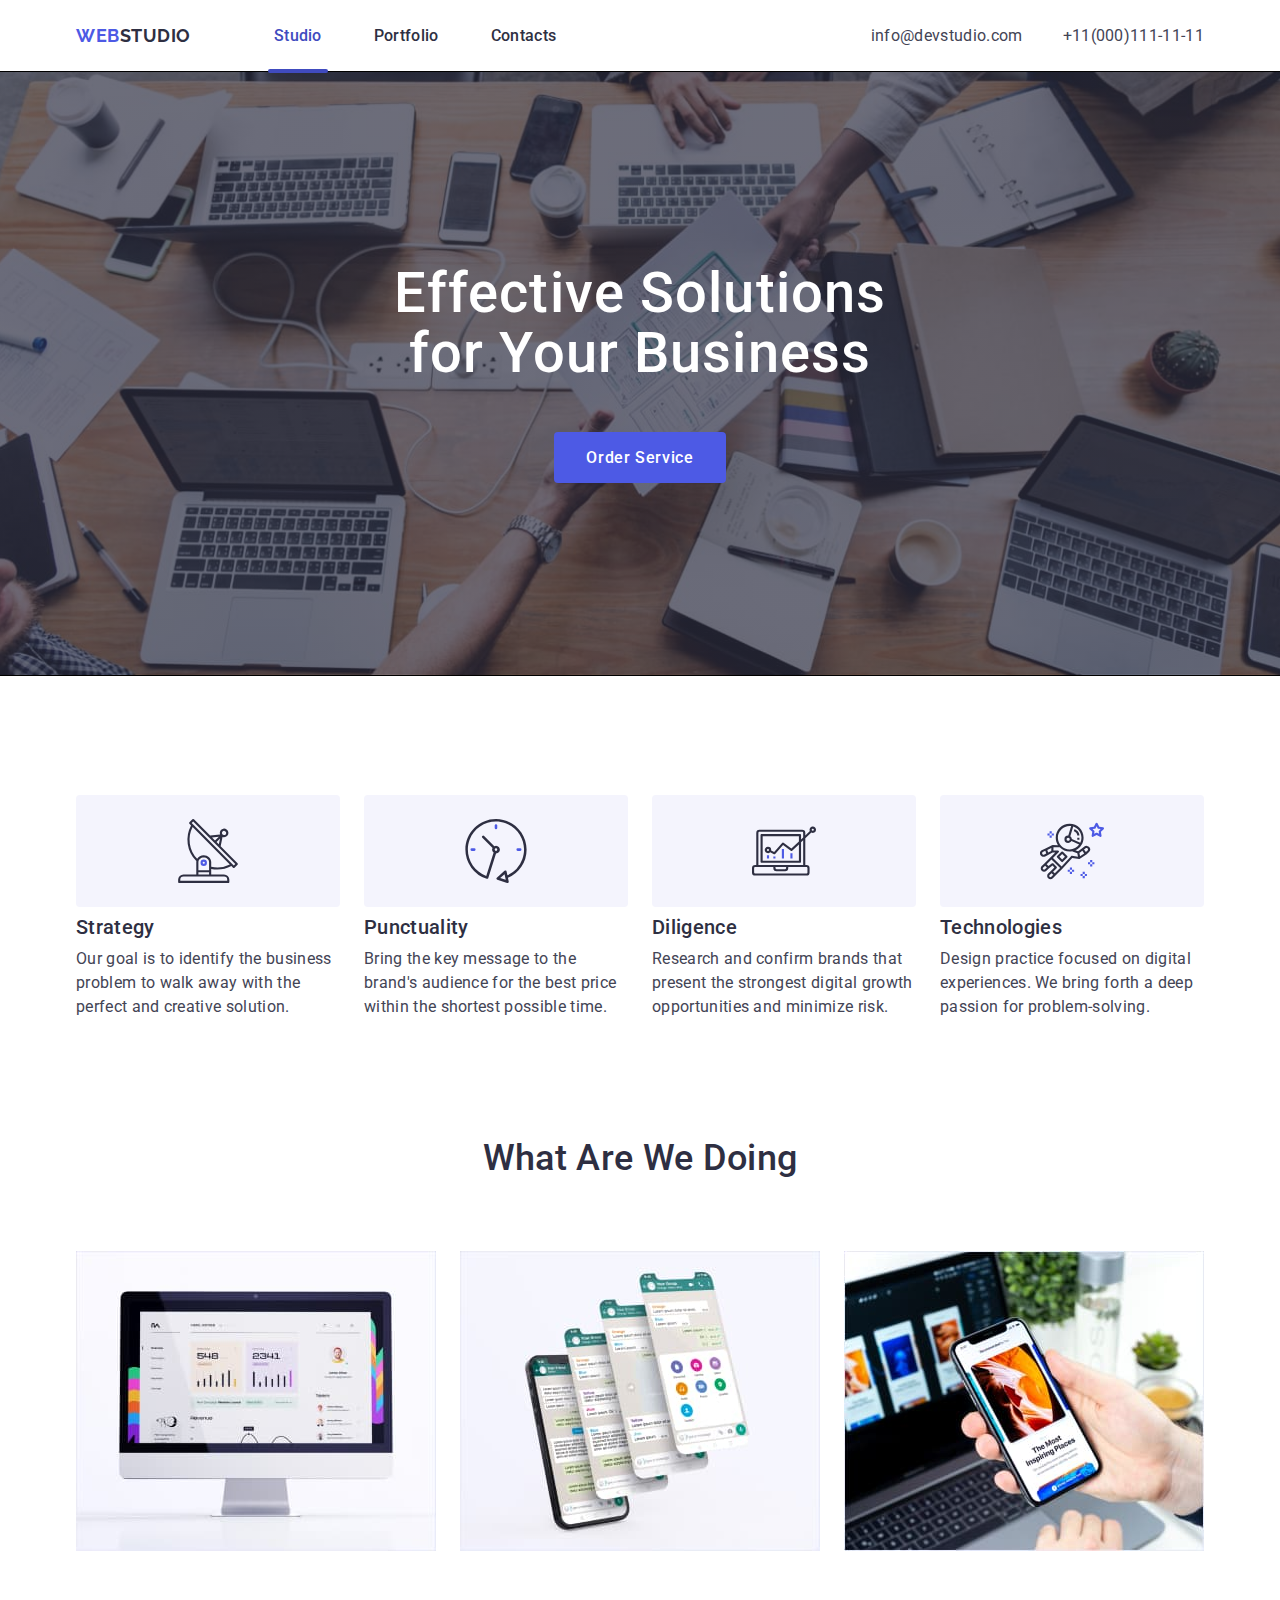
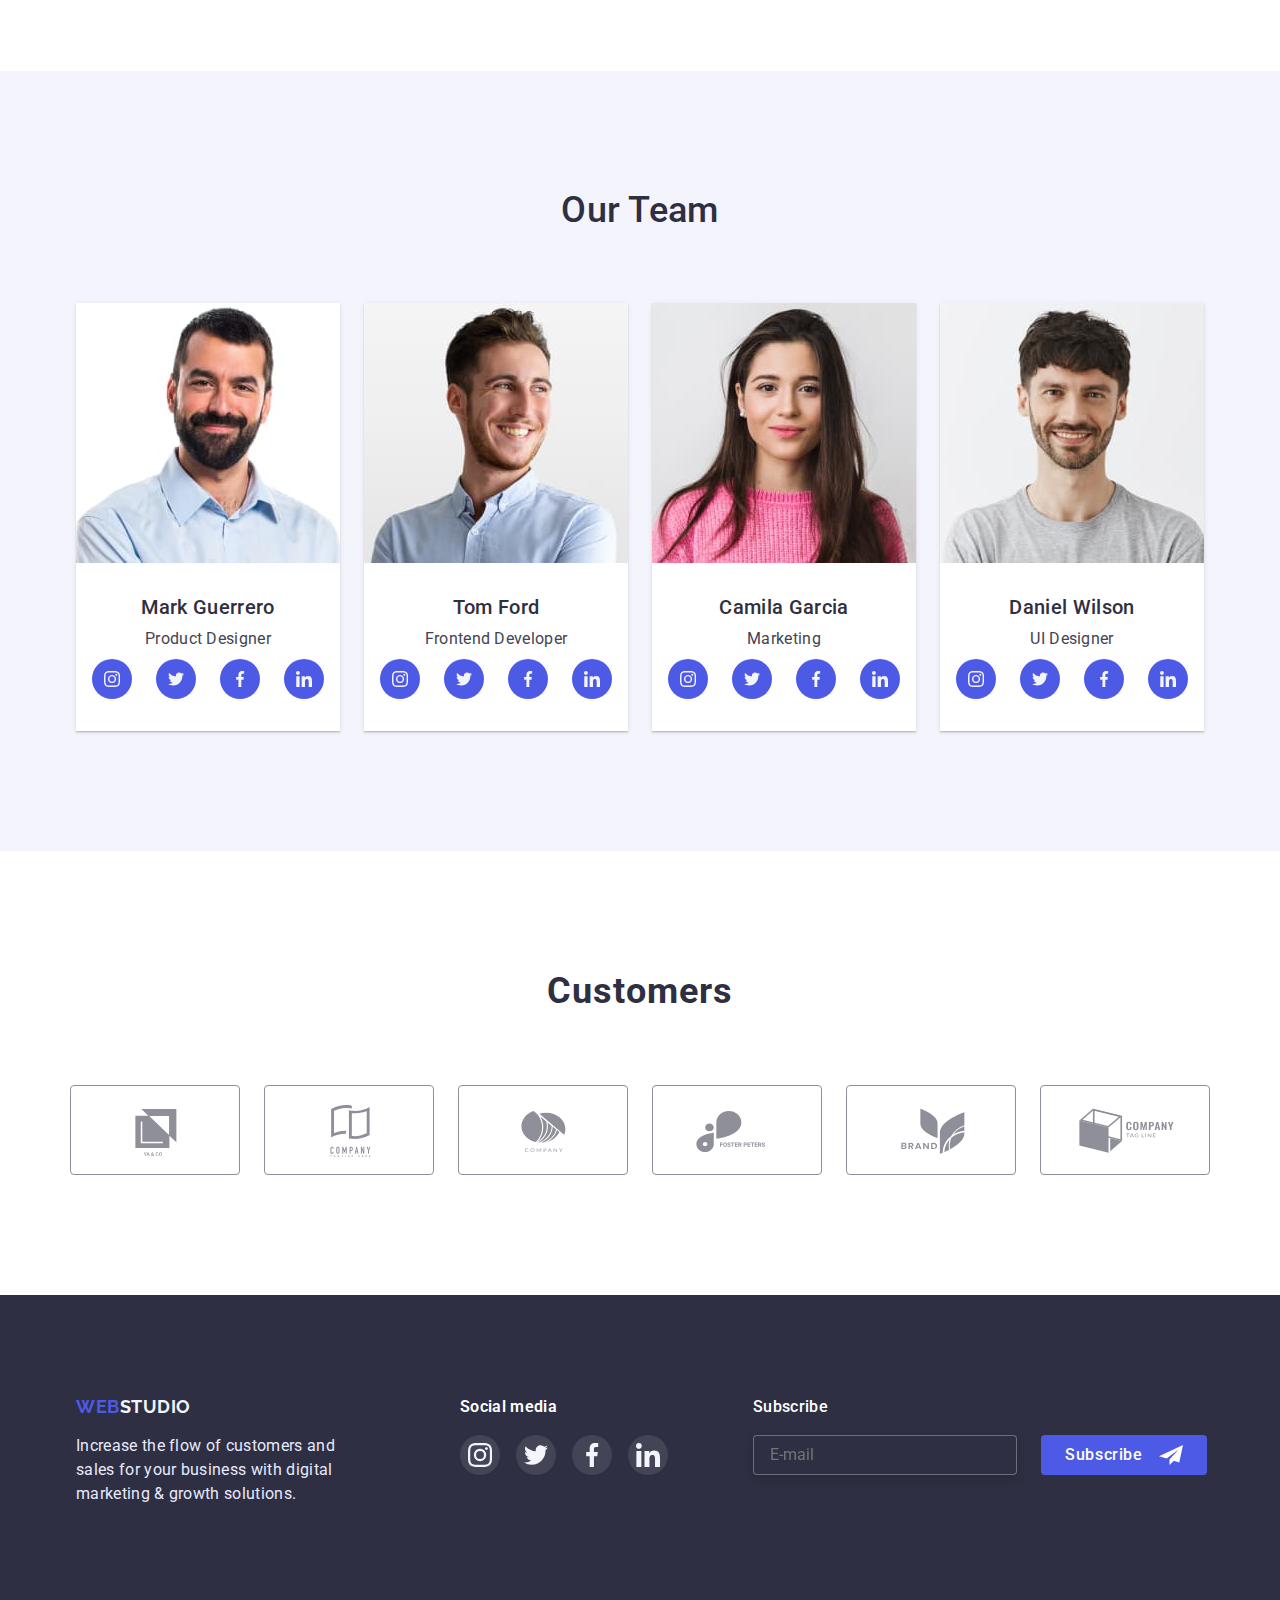
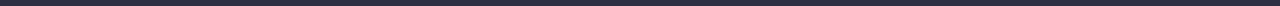
<file: index.html>
<!DOCTYPE html>
<html lang="en">
<head>
    <meta charset="UTF-8">
    <meta http-equiv="X-UA-Compatible" content="IE=edge">
    <meta name="viewport" content="width=device-width, initial-scale=1.0">
    <title>studio</title>
    <link rel="preconnect" href="https://fonts.googleapis.com">
<link rel="preconnect" href="https://fonts.gstatic.com" crossorigin>
<link rel="preconnect" href="https://fonts.googleapis.com">
<link rel="preconnect" href="https://fonts.gstatic.com" crossorigin>
<link href="https://fonts.googleapis.com/css2?family=Raleway:wght@700&family=Roboto:wght@400;500;700;900&display=swap" rel="stylesheet">
<link rel="stylesheet" href="https://cdnjs.cloudflare.com/ajax/libs/modern-normalize/1.0.0/modern-normalize.min.css">
<link rel="stylesheet" href="./css/styles.css">

</head>
<body>
<header class="page-heder">
    <div class="container">
    <nav class="nav-menu">
    <!--logo-->
 <a href="./index.html" class="logo-web">WEB<span class="logo-studio">STUDIO</span></a>

    <!--menu nav-->
    <ul class="nav-list">
        <li class="menu-item"><a href="./index.html" class="nav-item nav-item-current">Studio</a></li>
        <li class="menu-item"><a href="./portfolio.html" class="nav-item">Portfolio</a></li>
        <li class="menu-item"><a href="/contacts" class="nav-item">Contacts</a></li>
    </ul>
    <ul class="adres-list">
      <li class="menu-adres"> <a href="mailto:info@devstudio.com" class="adres">info@devstudio.com</a></li>
      <li class="menu-adres"> <a href="tel:+11(000)111-11-11" class="adres">+11(000)111-11-11</a> </li>
    </ul>
 </nav>
</div>

</header>

<main>
    <!--Herro-->
 <section class="section-herro overlay">
    <div class="container herro-container">
        <h1 class="herro-titel">Effective Solutions <br> for Your Business</h1>
        <button type="button" class="button" data-modal-open>Order Service</button>
    </div>

 </section>

 <!--section1-->
<section class="benefits">
<div class="container">
    <ul class="benefits-list ">
        <li class="benefits-item icon-strategy">
            <h3 class="benefits-subtitle">Strategy</h3>
            <p class="benefits-text">Our goal is to identify the business problem to walk away with the perfect and creative solution.</p>

        </li>
        <li class="benefits-item icon-punctuality">
            <h3 class="benefits-subtitle">Punctuality</h3>
            <p class="benefits-text">Bring the key message to the brand's audience for the best price within the shortest possible time.</p>

        </li>
        <li class="benefits-item icon-diligence">
            <h3 class="benefits-subtitle">Diligence</h3>
            <p class="benefits-text">Research and confirm brands that present the strongest digital growth opportunities and minimize risk.</p>

        </li>
        <li class="benefits-item  icon-technologies">
            <h3 class="benefits-subtitle">Technologies</h3>
            <p class="benefits-text">Design practice focused on digital experiences. We bring forth a deep passion for problem-solving.</p>

        </li>
    </ul>
</div>
</section>

<!--section2-->
<section>
    <div class="container doing-container ">
    <h2 class="doing-title">What are we doing</h2>
    <ul class="doing-list">
        <li><img src="imges/what-are-we-doing/computer.jpg" alt="computer" width="360"></li>
        <li><img src="imges/what-are-we-doing/phone.jpg" alt="phone" width="360"></li>
        <li><img src="imges/what-are-we-doing/notebook.jpg" alt="notebook" width="360"></li>
    </ul>
</div>
</section>

<!--section3-->
<section class="team">
    <div class="container">
    <h2 class="team-title">Our Team</h2>
<ul class="team-list">
    <li class="team-item">
        <img src="imges/our-team/mark-guerrero.jpg" alt="Product Designer" width="264">
       <div class="card-team">
        <h3 class="team-name">Mark Guerrero</h3>
        <p class="team-text">Product Designer</p>
        <ul class="social-list">
            <li class="social-list-item">
                <a href="" class="social-list-link">
                    <svg class="social-list-icon" width="16" height="16">
                        <use href="./imges/icons/symbol-defs.svg#icon-instagram"></use>
                    </svg>
                </a>
            </li>
            <li class="social-list-item">
                <a href="" class="social-list-link">
                    <svg class="social-list-icon" width="16" height="16">
                        <use href="./imges/icons/symbol-defs.svg#icon-twitter"></use>
                    </svg>
                </a>
            </li>
            <li class="social-list-item">
                <a href="" class="social-list-link">
                    <svg class="social-list-icon" width="16" height="16">
                        <use href="./imges/icons/symbol-defs.svg#icon-facebook"></use>
                    </svg>
                </a>
            </li>
            <li class="social-list-item">
                <a href="" class="social-list-link">
                    <svg class="social-list-icon" width="16" height="16">
                        <use href="./imges/icons/symbol-defs.svg#icon-linkedin"></use>
                    </svg>
                </a>
            </li>
        </ul>
        
       </div>
    </li>
    <li class="team-item">
        <img src="imges/our-team/tom-ford.jpg" alt="Frontend Developer" width="264">
        <div class="card-team">
            <h3 class="team-name">Tom Ford</h3>
            <p class="team-text">Frontend Developer</p>
            <ul class="social-list">
                <li class="social-list-item">
                    <a href="" class="social-list-link">
                        <svg class="social-list-icon" width="16" height="16">
                            <use href="./imges/icons/symbol-defs.svg#icon-instagram"></use>
                        </svg>
                    </a>
                </li>
                <li class="social-list-item">
                    <a href="" class="social-list-link">
                        <svg class="social-list-icon" width="16" height="16">
                            <use href="./imges/icons/symbol-defs.svg#icon-twitter"></use>
                        </svg>
                    </a>
                </li>
                <li class="social-list-item">
                    <a href="" class="social-list-link">
                        <svg class="social-list-icon" width="16" height="16">
                            <use href="./imges/icons/symbol-defs.svg#icon-facebook"></use>
                        </svg>
                    </a>
                </li>
                <li class="social-list-item">
                    <a href="" class="social-list-link">
                        <svg class="social-list-icon" width="16" height="16">
                            <use href="./imges/icons/symbol-defs.svg#icon-linkedin"></use>
                        </svg>
                    </a>
                </li>
            </ul>
        </div>   
    </li>
    <li class="team-item">
        <img src="imges/our-team/camila-garcia.jpg" alt="Marketing" width="264">
        <div class="card-team">
            <h3 class="team-name">Camila Garcia</h3>
            <p class="team-text">Marketing</p>
            <ul class="social-list">
                <li class="social-list-item">
                    <a href="" class="social-list-link">
                        <svg class="social-list-icon" width="16" height="16">
                            <use href="./imges/icons/symbol-defs.svg#icon-instagram"></use>
                        </svg>
                    </a>
                </li>
                <li class="social-list-item">
                    <a href="" class="social-list-link">
                        <svg class="social-list-icon" width="16" height="16">
                            <use href="./imges/icons/symbol-defs.svg#icon-twitter"></use>
                        </svg>
                    </a>
                </li>
                <li class="social-list-item">
                    <a href="" class="social-list-link">
                        <svg class="social-list-icon" width="16" height="16">
                            <use href="./imges/icons/symbol-defs.svg#icon-facebook"></use>
                        </svg>
                    </a>
                </li>
                <li class="social-list-item">
                    <a href="" class="social-list-link">
                        <svg class="social-list-icon" width="16" height="16">
                            <use href="./imges/icons/symbol-defs.svg#icon-linkedin"></use>
                        </svg>
                    </a>
                </li>
            </ul>
        </div> 
    </li>
    <li class="team-item">
        <img src="imges/our-team/daniel-wilson.jpg" alt="UI Designer" width="264">
        <div class="card-team">
            <h3 class="team-name">Daniel Wilson</h3>
            <p class="team-text">UI Designer</p>
            <ul class="social-list">
                <li class="social-list-item">
                    <a href="" class="social-list-link">
                        <svg class="social-list-icon" width="16" height="16">
                            <use href="./imges/icons/symbol-defs.svg#icon-instagram"></use>
                        </svg>
                    </a>
                </li>
                <li class="social-list-item">
                    <a href="" class="social-list-link">
                        <svg class="social-list-icon" width="16" height="16">
                            <use href="./imges/icons/symbol-defs.svg#icon-twitter"></use>
                        </svg>
                    </a>
                </li>
                <li class="social-list-item">
                    <a href="" class="social-list-link">
                        <svg class="social-list-icon" width="16" height="16">
                            <use href="./imges/icons/symbol-defs.svg#icon-facebook"></use>
                        </svg>
                    </a>
                </li>
                <li class="social-list-item">
                    <a href="" class="social-list-link">
                        <svg class="social-list-icon" width="16" height="16">
                            <use href="./imges/icons/symbol-defs.svg#icon-linkedin"></use>
                        </svg>
                    </a>
                </li>
            </ul>
        </div>
    </li>
</ul>
</div>
</section>

<!--section4-->
<section class="customers">
    <div class="container customers-container ">
            <h2 class="customers-title">Customers</h2> 
        <ul class="customers-item">
            <li >
            <a href="" class="customers-list-link">
                <svg class="customers-list-icon" width="104" height="56">
                    <use href="./imges/icons/customers/sprite.svg#icon-ya-co"></use>
                </svg>
            </a>
         </li>
         <li>
            <a href="" class="customers-list-link">
                <svg class="customers-list-icon" width="104" height="56">
                    <use href="./imges/icons/customers/sprite.svg#icon-tegline-here" class="icon"></use>
                </svg>
            </a>
         </li>
         <li >
            <a href="" class="customers-list-link">
                <svg class="customers-list-icon">
                    <use href="./imges/icons/customers/sprite.svg#icon-company"></use>
                </svg>
            </a>
         </li>
         <li >
            <a href="" class="customers-list-link">
                <svg class="customers-list-icon">
                    <use href="./imges/icons/customers/sprite.svg#icon-foster-peters"></use>
                </svg>
            </a>
         </li>
         <li >
            <a href="" class="customers-list-link">
                <svg class="customers-list-icon">
                    <use href="./imges/icons/customers/sprite.svg#icon-brand"></use>
                </svg>
            </a>
         </li>
         <li >
            <a href="" class="customers-list-link">
                <svg class="customers-list-icon">
                    <use href="./imges/icons/customers/sprite.svg#icon-tag-line"></use>
                </svg>
            </a>
         </li>
        </ul>

</div>

</section>
</main>


<footer class="footer-text">
    <div class="container footer-container">
<ul class="footer-item">
    <li class="logo-item">
        <a href="./index.html" class="logo-web">WEB<span class="logo-studio-hover">STUDIO</span></a>
        <p class="quote">Increase the flow of customers and sales for your business with digital marketing & growth solutions. </p>

    </li>
    <li class="media-item">
        <h3 class="title-media">Social media</h3>
        <ul class="media-list">
            <li class="media-list-item">
                <a href="" class="media-list-link">
                    <svg class="media-list-icon" width="24" height="24">
                        <use href="./imges/icons/symbol-defs.svg#icon-instagram"></use>
                    </svg>
                </a>
            </li>
            <li class="media-list-item">
                <a href="" class="media-list-link">
                    <svg class="media-list-icon" width="24" height="24">
                        <use href="./imges/icons/symbol-defs.svg#icon-twitter"></use>
                    </svg>
                </a>
            </li>
            <li class="media-list-item">
                <a href="" class="media-list-link">
                    <svg class="media-list-icon" width="24" height="24">
                        <use href="./imges/icons/symbol-defs.svg#icon-facebook"></use>
                    </svg>
                </a>
            </li>
            <li class="media-list-item">
                <a href="" class="media-list-link">
                    <svg class="media-list-icon" width="24" height="24">
                        <use href="./imges/icons/symbol-defs.svg#icon-linkedin"></use>
                    </svg>
                </a>
            </li>
        </ul>
    </li>


    <li class="subscribe-item">
        <p class="title-subscribe">Subscribe</P>
        <form  class="subscribe-form">
            <label class="subscribe-form-field">
                <input 
                type="email" 
                name="subscribe_email" 
                class="subscribe-form-input" 
                placeholder="E-mail"
                >
            </label>
            <button type="submit" class="subscribe-form-submit">Subscribe
                <svg class="subscribe-form-icon" width="24" height="24">
                    <use href="./imges/icons/customers/sprite.svg#icon-subscribe" ></use>
                </svg>
            </button>
        </form>
    </li>
</ul>

    </div>
</footer>



 <div class="backdrop is-hidden" data-modal>
    <div class="modal">
        <button type="button" class="modal-close-btn" data-modal-close>
            <svg class="modal-close-btn-icon" width="8" height="8">
                <use href="./imges/icons/customers/sprite.svg#icon-close-modal" ></use>
            </svg>
        </button>

        <form class="modal-form">
            <p class="form-text">Leave your contacts and we will call you back</p>
            <label class="modal-form-field">
                <span class="modal-form-input-desc">Name</span>
                <span class="modal-form-input-wrapper">
                <input 
                type="text" 
                name="user_name" 
                class="modal-form-input"
                required
                pattern="[a-zA-Zа-яА-Я]+"
                minlength="2"
                >
                <svg class="modal-form-input-icon" width="18" height="18">
                    <use href="./imges/icons/customers/sprite.svg#icon-name-normal"></use>
                </svg>
            </span>
            </label>
            <label class="modal-form-field">
                <span class="modal-form-input-desc">Phone</span>
                <span class="modal-form-input-wrapper">
                <input 
                type="tel" 
                name="user_phone" 
                class="modal-form-input"
                required
                pattern="[0-9]{3}-[0-9]{3}-[0-9]{2}-[0-9]{2}"
                title="xxx-xxx-xx-xx"
                >
                <svg class="modal-form-input-icon" width="13" height="13">
                    <use href="./imges/icons/customers/sprite.svg#icon-tell"></use>
                </svg>
            </span>
            </label>
            <label class="modal-form-field">
                <span class="modal-form-input-desc">Email</span>
                <span class="modal-form-input-wrapper">
                <input 
                type="email" 
                name="user_email" 
                class="modal-form-input"
                >
                <svg class="modal-form-input-icon" width="15" height="12">
                    <use href="./imges/icons/customers/sprite.svg#icon-email"></use>
                </svg>
            </span>
            </label>
            <label class="modal-form-field-desc">
                <span class="modal-form-input-desc">Comment</span>
                <textarea 
                  name="user_comment"
                  class="modal-form-comment" 
                  placeholder="Text input"
                  ></textarea>
            </label>
        
            <input id="user-policy" type="checkbox" name="user_policy" class="modal-form-check visually-hidden ">
            <label for="user-policy" class="modal-form-check-desc">
                I accept the terms and conditions of the &nbsp;<a href=" " class="text-policy">Privacy Policy</a>
            </label>

            <button type="submit" class="modal-form-submit">Send</button>
        </form>
    </div>
 </div>
 <script src="./js/modal.js"></script>
</body>
</html>
</file>
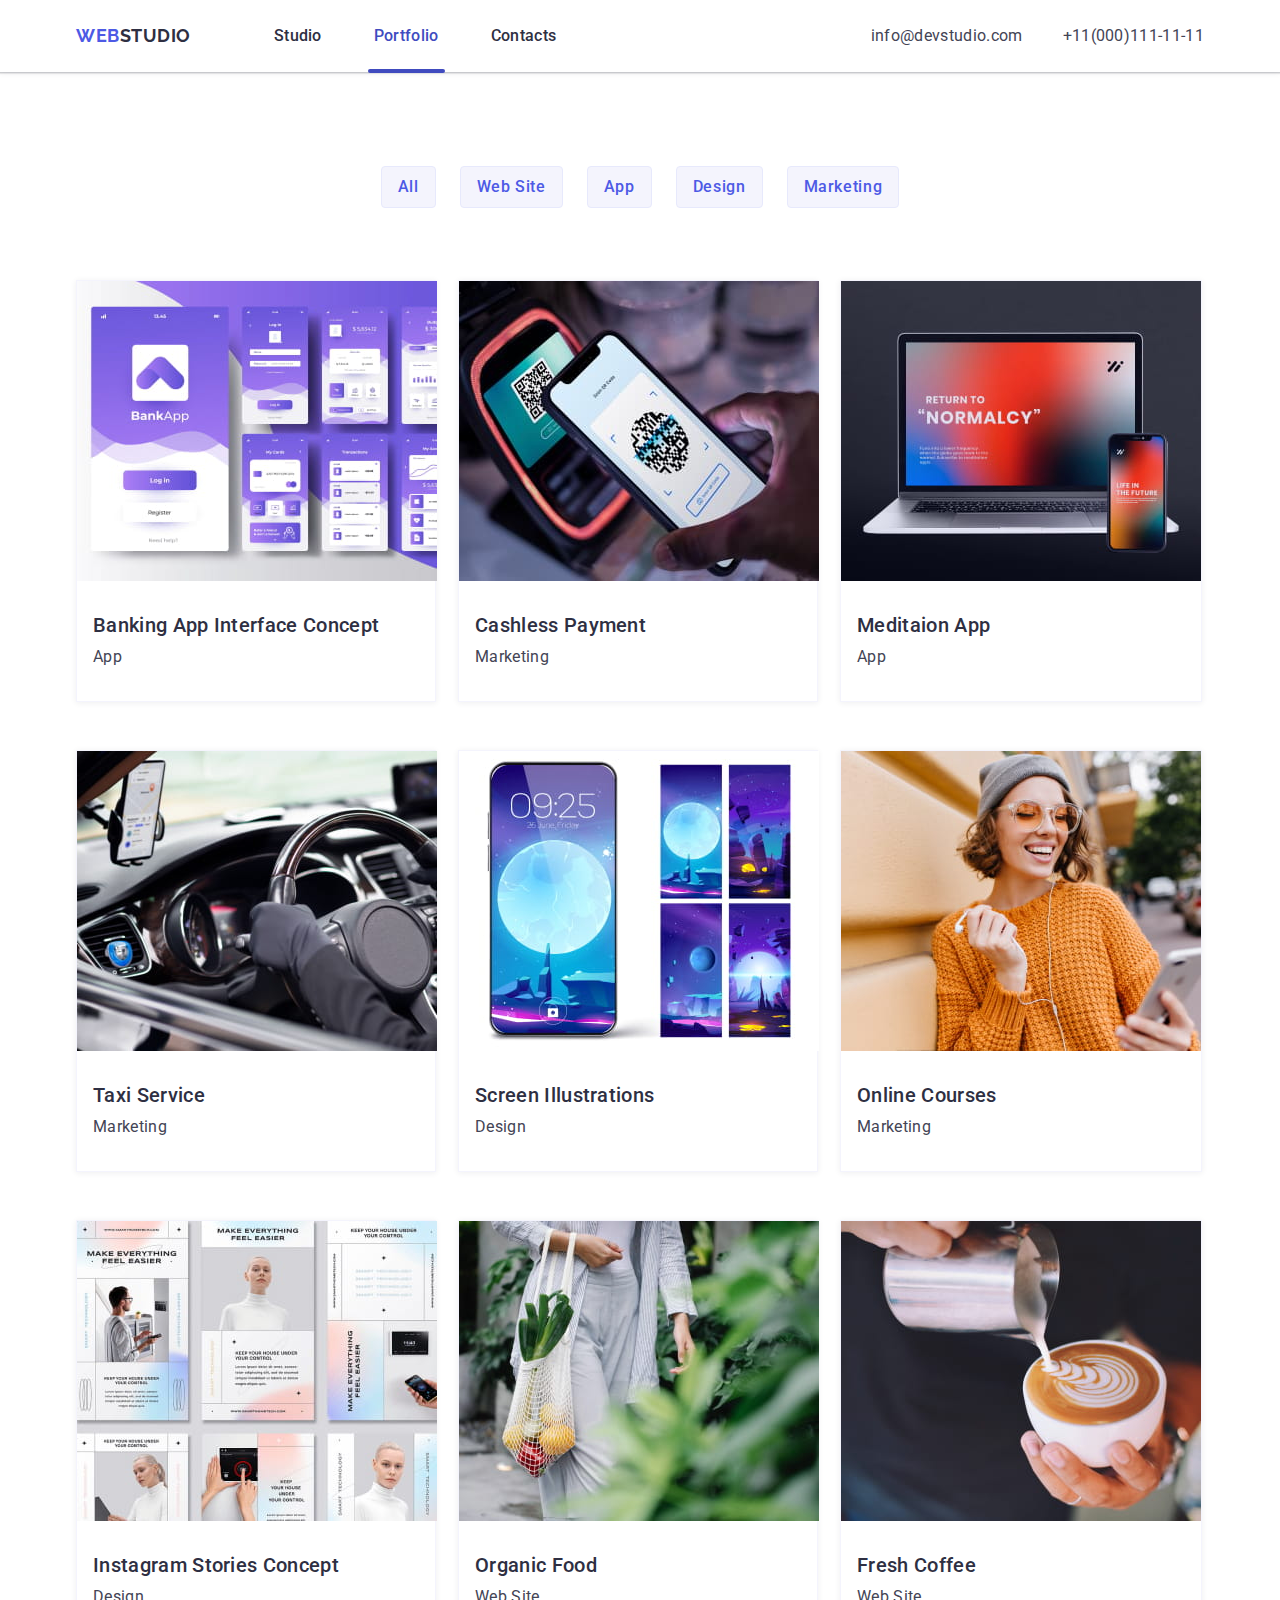
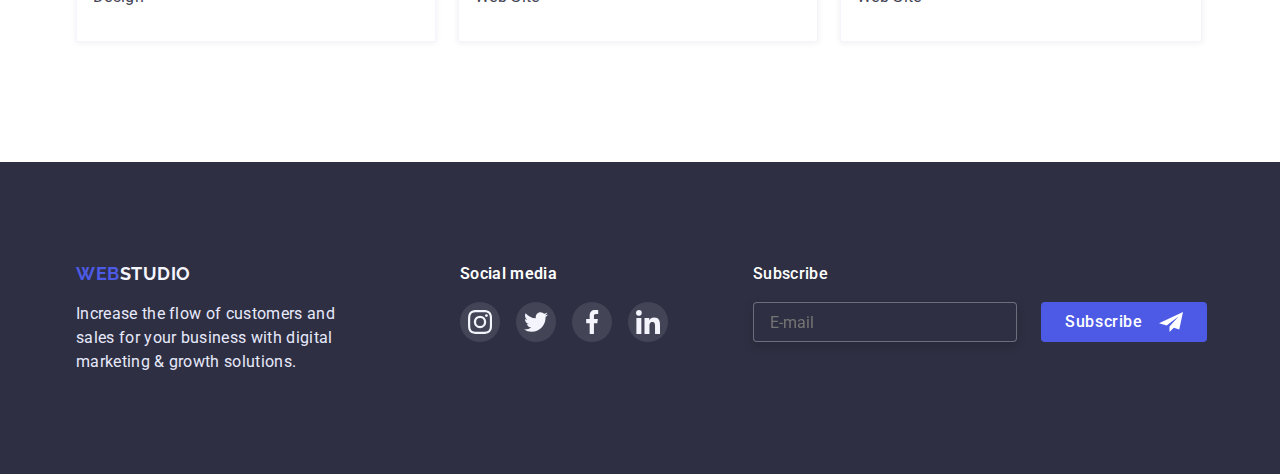
<file: portfolio.html>
<!DOCTYPE html>
<html lang="en">
<head>
    <meta charset="UTF-8">
    <meta http-equiv="X-UA-Compatible" content="IE=edge">
    <meta name="viewport" content="width=device-width, initial-scale=1.0">
    <title>portfolio</title>
    <link rel="preconnect" href="https://fonts.googleapis.com">
<link rel="preconnect" href="https://fonts.gstatic.com" crossorigin>
<link rel="preconnect" href="https://fonts.googleapis.com">
<link rel="preconnect" href="https://fonts.gstatic.com" crossorigin>
<link href="https://fonts.googleapis.com/css2?family=Raleway:wght@700&family=Roboto:wght@400;500;700;900&display=swap" rel="stylesheet">
<link rel="stylesheet" href="https://cdnjs.cloudflare.com/ajax/libs/modern-normalize/1.0.0/modern-normalize.min.css">
<link rel="stylesheet" href="./css/styles.css">

</head>
<body>
<header class="page-heder-portfolio">
    <div class="container page-container">
    <nav class="nav-menu">
    <!--logo-->
 <a href="./index.html" class="logo-web">WEB<span class="logo-studio">STUDIO</span></a>

    <!--menu nav-->
    <ul class="nav-list">
        <li class="menu-item"><a href="./index.html" class="nav-item">Studio</a></li>
        <li class="menu-item"><a href="./portfolio.html" class="nav-item nav-item-current">Portfolio</a></li>
        <li class="menu-item"><a href="/contacts" class="nav-item">Contacts</a></li>
    </ul>
    <ul class="adres-list">
      <li class="menu-adres"> <a href="mailto:info@devstudio.com" class="adres">info@devstudio.com</a></li>
      <li class="menu-adres"> <a href="tel:+11(000)111-11-11" class="adres">+11(000)111-11-11</a> </li>
    </ul>
 </nav>
</div>

</header>

<main>
    <!--Herro-->
    <div class="container">
        <div class="btn-box">
    <h1 class="visually-hidden">Portfolio</h1> 
    <ul class="btn-list">
        <li class="btn-item"><button type="button" class="btn">All</button></li>
        <li class="btn-item"><button type="button" class="btn">Web Site</button></li>
        <li class="btn-item"><button type="button" class="btn">App</button></li>
        <li class="btn-item"><button type="button" class="btn">Design</button></li>
        <li class="btn-item"><button type="button" class="btn">Marketing</button></li>
    </ul>
        </div>
    <section class="project">      
        <ul class="project-list">
            <li class="project-item">
                <a href="" class="project-card">
                    <div class="project-thumb">
                        <img src="./imges/portfolio/banking.jpg" alt="Banking App Interface Concept" width="360">
                       <div class="project-overlay">
                        <div class="actions">
                            <p class="project-actions">14 Stylish and User-Friendly App Design Concepts · Task Manager App · Calorie Tracker App · Exotic Fruit Ecommerce App · Cloud Storage App </p>
                        </div>
                       </div>
                        
                    </div>
                    
                     <div class="card-content">
                        <h2 class="project-title">Banking App Interface Concept</h2>
                        <p class="project-text">App</p>
                     </div> 
                </a>
            </li>
            <li class="project-item">
                <a href="" class="project-card">
                    <div class="project-thumb">
                    <img src="./imges/portfolio/cashless.jpg" alt="Cashless Payment" width="360">
                    <div class="project-overlay">
                        <div class="actions">
                            <p class="project-actions">14 Stylish and User-Friendly App Design Concepts · Task Manager App · Calorie Tracker App · Exotic Fruit Ecommerce App · Cloud Storage App </p>
                        </div>
                       </div>
                    </div>
                <div class="card-content">
                    <h2 class="project-title">Cashless Payment</h2>
                    <p class="project-text">Marketing</p>
                </div>
                </a>
            </li>
            <li class="project-item">
                <a href="" class="project-card">
                    <div class="project-thumb">
                    <img src="./imges/portfolio/meditaion.jpg" alt="Meditaion App" width="360">
                    <div class="project-overlay">
                        <div class="actions">
                            <p class="project-actions">14 Stylish and User-Friendly App Design Concepts · Task Manager App · Calorie Tracker App · Exotic Fruit Ecommerce App · Cloud Storage App </p>
                        </div>
                       </div>
                    </div>
                <div class="card-content">
                    <h2 class="project-title">Meditaion App</h2>
                    <p class="project-text">App</p>
                </div>
                </a>
            </li>
            <li class="project-item">
                <a href="" class="project-card">
                    <div class="project-thumb">
                    <img src="./imges/portfolio/taxi.jpg" alt="Taxi Service" width="360">
                    <div class="project-overlay">
                        <div class="actions">
                            <p class="project-actions">14 Stylish and User-Friendly App Design Concepts · Task Manager App · Calorie Tracker App · Exotic Fruit Ecommerce App · Cloud Storage App </p>
                        </div>
                       </div>
                    </div>
                <div class="card-content">
                    <h2 class="project-title">Taxi Service</h2>
                    <p class="project-text">Marketing</p>
                </div>
                </a>
            </li>
            <li class="project-item">
                <a href="" class="project-card">
                    <div class="project-thumb">
                    <img src="./imges/portfolio/screen.jpg" alt="Screen Illustrations" width="360">
                    <div class="project-overlay">
                        <div class="actions">
                            <p class="project-actions">14 Stylish and User-Friendly App Design Concepts · Task Manager App · Calorie Tracker App · Exotic Fruit Ecommerce App · Cloud Storage App </p>
                        </div>
                       </div>
                    </div>
                <div class="card-content">
                    <h2 class="project-title">Screen Illustrations</h2>
                    <p class="project-text">Design</p>
                </div>
                </a>
            </li>
            <li class="project-item">
                <a href="" class="project-card">
                    <div class="project-thumb">
                    <img src="./imges/portfolio/online.jpg" alt="Online Courses" width="360">
                    <div class="project-overlay">
                        <div class="actions">
                            <p class="project-actions">14 Stylish and User-Friendly App Design Concepts · Task Manager App · Calorie Tracker App · Exotic Fruit Ecommerce App · Cloud Storage App </p>
                        </div>
                       </div>
                    </div>
                <div class="card-content">
                    <h2 class="project-title">Online Courses</h2>
                    <p class="project-text">Marketing</p>
                </div>
                </a>
            </li>
            <li class="project-item">
                <a href="" class="project-card">
                    <div class="project-thumb">
                    <img src="./imges/portfolio/instagram.jpg" alt="Instagram Stories Concept" width="360">
                    <div class="project-overlay">
                        <div class="actions">
                            <p class="project-actions">14 Stylish and User-Friendly App Design Concepts · Task Manager App · Calorie Tracker App · Exotic Fruit Ecommerce App · Cloud Storage App </p>
                        </div>
                       </div>
                    </div>
                <div class="card-content">
                    <h2 class="project-title">Instagram Stories Concept</h2>
                    <p class="project-text">Design</p>
                </div>
                </a>
            </li>
            <li class="project-item">
                <a href="" class="project-card">
                    <div class="project-thumb">
                    <img src="./imges/portfolio/organic.jpg" alt="Organic Food" width="360">
                    <div class="project-overlay">
                        <div class="actions">
                            <p class="project-actions">14 Stylish and User-Friendly App Design Concepts · Task Manager App · Calorie Tracker App · Exotic Fruit Ecommerce App · Cloud Storage App </p>
                        </div>
                       </div>
                    </div>
                <div class="card-content">
                    <h2 class="project-title">Organic Food</h2>
                    <p class="project-text">Web Site</p>
                </div>
                </a>
            </li>
            <li class="project-item">
                <a href="" class="project-card">
                    <div class="project-thumb">
                    <img src="./imges/portfolio/fresh.jpg" alt="Fresh Coffee" width="360">
                    <div class="project-overlay">
                        <div class="actions">
                            <p class="project-actions">14 Stylish and User-Friendly App Design Concepts · Task Manager App · Calorie Tracker App · Exotic Fruit Ecommerce App · Cloud Storage App </p>
                        </div>
                       </div>
                    </div>
                <div class="card-content">
                    <h2 class="project-title">Fresh Coffee</h2>
                    <p class="project-text">Web Site</p>
                </div>
                </a>
            </li>
        </ul>
    </section>
</div>
</main>

<footer class="footer-text">
    <div class="container footer-container">
<ul class="footer-item">
    <li class="logo-item">
        <a href="./index.html" class="logo-web">WEB<span class="logo-studio-hover">STUDIO</span></a>
        <p class="quote">Increase the flow of customers and sales for your business with digital marketing & growth solutions. </p>

    </li>
    <li class="media-item">
        <h3 class="title-media">Social media</h3>
        <ul class="media-list">
            <li class="media-list-item">
                <a href="" class="media-list-link">
                    <svg class="media-list-icon" width="24" height="24">
                        <use href="./imges/icons/symbol-defs.svg#icon-instagram"></use>
                    </svg>
                </a>
            </li>
            <li class="media-list-item">
                <a href="" class="media-list-link">
                    <svg class="media-list-icon" width="24" height="24">
                        <use href="./imges/icons/symbol-defs.svg#icon-twitter"></use>
                    </svg>
                </a>
            </li>
            <li class="media-list-item">
                <a href="" class="media-list-link">
                    <svg class="media-list-icon" width="24" height="24">
                        <use href="./imges/icons/symbol-defs.svg#icon-facebook"></use>
                    </svg>
                </a>
            </li>
            <li class="media-list-item">
                <a href="" class="media-list-link">
                    <svg class="media-list-icon" width="24" height="24">
                        <use href="./imges/icons/symbol-defs.svg#icon-linkedin"></use>
                    </svg>
                </a>
            </li>
        </ul>

    </li>
    <li class="subscribe-item">
        <p class="title-subscribe">Subscribe</P>
        <form  class="subscribe-form">
            <label class="subscribe-form-field">
                <input 
                type="email" 
                name="subscribe_email" 
                class="subscribe-form-input" 
                placeholder="E-mail"
                >
            </label>
            <button type="submit" class="subscribe-form-submit">Subscribe
                <svg class="subscribe-form-icon" width="24" height="24">
                    <use href="./imges/icons/customers/sprite.svg#icon-subscribe" ></use>
                </svg>
            </button>
        </form>
    </li>
</ul>

    </div>

</footer>

</body>
</html>
</file>
<file: css/styles.css>
:root {
    --SLATE: #434455;
    --NAVY-BLUE: #2E2F42;
    --IRIS: #4D5AE5;
    --CLOUD: #F4F4FD;
    --wait-text-color: #FFFFFF;
    --CORNFLOWER: #E7E9FC;
    --OCEAN: #404BBF;
    --transition-dur-and-func: 250ms cubic-bezier(0.4, 0, 0.2, 1);
    --timing-function: cubic-bezier(0.4, 0, 0.2, 1);
   
}
body {
   color: var(--SLATE);
   font-family: 'Roboto', sans-serif;
   letter-spacing: 0.02em;
}

/* main text color: #434455; */

/* secondary  text color: #2E2F42;*/

/* violet text color: #4D5AE5;  */

/* logo text wait color: #E7E9FC; */

/* wait text  color: #FFFFFF;*/

/* advice texst color: #E7E9FC; */
/* font-family: 'Raleway', sans-serif;
font-family: 'Roboto', sans-serif; */



h1, h2, h3 {
    color: var(--NAVY-BLUE);
}
.container {
    width: 1158px;
    padding: 0px 15px;
    margin: 0 auto;
    
}
ul, h1, h2, h3, h4, h5, h6, p, a {
    list-style: none;
    margin-top: 0px;
    margin-bottom: 0px;
    padding-left: 0px;
}
img {
    display: block; 
    max-width: 100%;  
    height: auto;
    margin-bottom: 0;
}
.visually-hidden {
position: absolute;
width: 1px;
height: 1px;
margin: -1px;
padding: 0;
border: 0;
overflow: hidden;
clip: rect(0 0 0 0);
}


.page-heder {
    padding-top: 24px;
    padding-bottom: 24px;

}

.page-heder-portfolio {
    padding-top: 24px;
    padding-bottom: 24px;
    box-shadow: 0px 2px 1px rgba(46, 47, 66, 0.08), 0px 1px 1px rgba(46, 47, 66, 0.16), 0px 1px 6px rgba(46, 47, 66, 0.08);
}

/* nav */
.nav-menu {
    display: flex;
    align-items: stretch;
}

/* logo */

.logo-web {
    color: var(--IRIS);
    font-family: 'Raleway', sans-serif;
    font-weight: 700;
    font-size: 18px;
    line-height: 1.33;
    letter-spacing: 0.03em;
    text-decoration:none;

}
.logo-studio {
    color: var(--NAVY-BLUE);
    margin-bottom: 0px;
}

/* navigation */
.nav-list {
    display: flex;
    margin-left: 77px;
    margin-right: 0;
}

.nav-item {
    color: var(--NAVY-BLUE);
    font-weight: 500;
    font-size: 16px;
    line-height: 1.5;
    text-decoration:none;
    padding-left: 6px;
    padding-right: 6px;
    padding-bottom: 28px;
    
    position: relative;

    transition-property: color;
    transition-duration: 250ms;
    transition-timing-function: var(--timing-function);
}


.nav-item:hover, 
.nav-item:focus {
    color: var(--OCEAN);
 }

.nav-item:active {
    color: var(--OCEAN);
}
.menu-item:not(:last-child) {
    margin-right: 40px;

}
.nav-item-current::after {
    content:"";
    position: absolute;
    left: 0;
    bottom: 0;

    display: block;
    width: 100%;
    height: 4px;

    background: var(--OCEAN);
    border-radius: 2px;

    transform: scaleX(1);
    transition: transform 250ms var(--timing-function);
}

.nav-item-current {
    color: var(--OCEAN);
}
.nav-item-current:hover::after {

    transform: scaleX(0);
}

.adres-list {
    
    display: flex;
    margin-left: auto;
 
}
.adres {
    color: var(--SLATE);
    font-size: 16px;
    line-height: 1.5;
    text-decoration:none;

    transition-property: color;
    transition-duration: 250ms;
    transition-timing-function: var(--timing-function);
}

 .adres:hover,
 .adres:focus,
 .adres:active  {
    color: var(--IRIS);
  
}
.menu-adres:not(:last-child) {
    margin-right: 40px; 
   
}

/* herro */
.section-herro {
    background-color: var(--NAVY-BLUE);
    padding-top: 192px;
    padding-bottom: 192px;
    text-align: center;
}

.herro-titel {
    color: var(--wait-text-color);
    font-weight: 500;
    font-size: 56px;
    line-height: 1.07;
    letter-spacing: 0.02em;

    padding: 0px;
    margin-bottom: 48px;
}

.button {
    background-color: var(--IRIS);
    color: var(--wait-text-color);
    font-family: 'Roboto', sans-serif;
    font-weight: 500;
    font-size: 16px;
    line-height: 1.19;
    letter-spacing: 0.04em;
    cursor: pointer;


    padding: 16px 32px;
    border-radius: 4px;
    min-width: 170px;
    border: none;

    transition-property: background-color;
    transition-duration: 250ms;
    transition-timing-function: var(--timing-function);
    
}

 .button:hover,
 .button:focus,
 .button:active  {
    background: #404BBF;
    box-shadow: 0px 4px 4px rgba(0, 0, 0, 0.15);
 }
/*overlay*/

.overlay {
    max-width: 1440px;
    margin-left: auto;
    margin-right: auto;
    outline: 1px solid black;
    background-image: linear-gradient( to right, rgba(46, 47, 66, 0.7), rgba(46, 47, 66, 0.7)),
     url(../imges/icons/group-people-working-website-template.jpg);
    background-repeat: no-repeat;
    background-position: center;
    background-size: cover;
    background-color: #2E2F42; 
  
}

/* section */
/*section1*/
.benefits-list {
    list-style: none;
    display: flex;
    justify-content: space-between;
    padding-top: 120px;
    padding-bottom: 120px;
}
.benefits-item {
    display: flex;
    flex-direction: column;
    align-items: flex-start;
    padding: 0px;
    gap: 8px;
    
}
.benefits-item:not(:last-child) { 
    margin-right: 24px;
}
.benefits-subtitle {
   color: var(--NAVY-BLUE); 
   font-weight: 500;
   font-size: 20px;
   line-height: 1.2;
   width: 264px;
}

.benefits-text {
    font-size: 16px;
    line-height: 1.5; 
}

.benefits-item::before {
    display: block;
    content: "";
    width: 264px;
    height: 112px;
    background-size: contain;
    background-position: center;
    background-repeat: no-repeat;
    background-color: var(--CLOUD);
    border-radius: 4px;

}

.icon-strategy::before {
    display: inline-block;
    background-size: 64px;
    background-image: url(../imges/icons/icons-benefits/antenna.svg);

}
.icon-punctuality::before {
    display: inline-block;
    background-size: 64px;
    background-image: url(../imges/icons/icons-benefits/clock.svg);

}
.icon-diligence::before {
    display: inline-block;
    background-size: 64px;
    background-image: url(../imges/icons/icons-benefits/diagram.svg);

}
.icon-technologies::before {
    display: inline-block;
    background-size: 64px;
    background-image: url(../imges/icons/icons-benefits/astronaut.svg);

}
/*section2*/
.doing-container {
    padding-bottom: 120px;
}
.doing-title {
    font-weight: 500;
    font-size: 36px;
    line-height: 1.11;
    text-align: center;
    text-transform: capitalize;
    margin-bottom: 72px;
}
.doing-list {
    list-style: none;
    display: flex;
    justify-content: space-between;

}

/*section3*/
.team {
    background-color: var(--CLOUD);
    padding-top: 120px;
    padding-bottom: 120px;
}
.team-title {
    font-weight: 500;
    font-size: 36px;
    line-height: 1.11;
    text-align: center;

    text-transform: capitalize;
    margin-bottom: 72px;
}
.team-item {

    flex-direction: column;
    justify-content: center;
    align-items: center;
    gap: 8px;
    box-shadow: 0px 1px 6px rgba(46, 47, 66, 0.08), 0px 1px 1px rgba(46, 47, 66, 0.16), 0px 2px 1px rgba(46, 47, 66, 0.08);
}

.team-list {
    display: flex;
    justify-content: space-between;
}
.team-name {
    font-weight: 500;
    font-size: 20px;
    line-height: 1.2;
    text-align: center;

    margin-bottom: 8px;
}

.team-text {
    font-size: 16px;
    line-height: 1.5;
    text-align: center;
    margin-bottom: 8px;

}

.card-team {
    width: 264px;
    background-color: #FFFFFF;
    padding: 32px 16px;
}

.social-list {
    display: flex;
    justify-content: center;
    align-items: center; 
    gap: 24px;
    
}
.social-list-link {
    display: flex;
    justify-content: center;
    align-items: center; 
    width: 40px;
    height: 40px;
    border-radius: 50%;
    background-color: var(--IRIS);
   
}


/*section4*/
.customers-container {
    display: block;
    padding-top: 120px;
    padding-bottom: 120px;
    
}
.customers-item{
    display: flex;
    justify-content: center;
    align-items: center; 
    width: 100%; 
    height: 100%;
    gap: 24px; 
}
.customers-title {
    font-weight: 700;
    font-size: 36px;
    line-height: 1.16;
    text-align: center;
    letter-spacing: 0.03em;
    margin-bottom: 72px;
}

.customers-list-link {
    display: block; 
    width:100%; 
    height:100%; 
    border: 1px solid #8E8F99;
    border-radius: 4px;
    padding: 16px 32px;
    color: #8E8F99;

    transition-property: color;
    transition-duration: 250ms;
    transition-timing-function: var(--timing-function);
    }

    .customers-list-link:hover,
    .customers-list-link:focus{
      color:  #4D5AE5 ;
      border: 1px solid #4D5AE5;
      border-radius: 4px;
   }

.customers-list-icon{
    display: flex;
    justify-content: center; 
    flex-direction: column;
    align-items: center;
    width:104px;
    height: 56px;
    fill: #8E8F99;

}
.customers-list-icon{
    fill: currentColor;
}



 
/* footer */
.footer-text {
    background-color: var(--NAVY-BLUE);

}

.logo-studio-hover {
    color: var(--CLOUD);
}

.footer-container {
    padding-top: 100px;
    padding-bottom: 100px;
}
.quote {
    color: var(--CORNFLOWER);
    font-size: 16px;
    line-height: 1.5;
    width: 264px;
}

.quote {
    margin-top: 16px;
}
.footer-item {
    display: flex;
}
.logo-item {
    margin-right: 120px;
}
.title-media {
    font-weight: 600;
    font-size: 16px;
    line-height: 1.5;
    letter-spacing: 0.02em;
    color: #FFFFFF;
    margin-bottom: 16px;
}
.media-list {
    display: flex;
    justify-content: center;
    align-items: center; 
    gap: 16px;
}
.media-list-link {
    display: flex;
    justify-content: center;
    align-items: center; 
    width: 40px;
    height: 40px;
    border-radius: 50%;
    background-color: rgba(255, 255, 255, 0.1);

    transition-property: background-color;
    transition-duration: 250ms;
    transition-timing-function: var(--timing-function);
}

 .media-list-link:hover,
 .media-list-link:focus,
 .amedia-list-link:active  {
    background-color: #31D0AA;
 }

 .subscribe-item {
    margin-left: 85px;
 }
.title-subscribe {
    font-weight: 500;
    font-size: 16px;
    line-height: 1.5;
    letter-spacing: 0.02em;
    color:var(--wait-text-color);
    margin-bottom: 16px;

}
.subscribe-form{
    height: 40px;
    display: flex;
}
.subscribe-form-input {
    width: 264px;
    height: 40px;
    box-sizing: border-box;
    border: 1px solid rgba(255, 255, 255, 0.3);
    filter: drop-shadow(0px 4px 4px rgba(0, 0, 0, 0.15));
    border-radius: 4px; 
    padding-left: 16px;
    color: rgba(255, 255, 255, 0.6);
    background-color: var(--NAVY-BLUE);
    
}
.subscribe-form-input:focus {
    outline: none;
    border: 1px solid #4D5AE5;
}

.subscribe-form-submit {
    display: flex;
    font-weight: 500;
    font-size: 16px;
    line-height: 1.5;

    align-items: center;
    text-align: center;
    letter-spacing: 0.04em;
    color: #FFFFFF;
    height: 40px;
    cursor: pointer;

    background: var(--IRIS);
    border-radius: 4px;
    margin-left: 24px;
    padding: 8px 24px;
    border: none;

    transition-property: background-color;
    transition-duration: 250ms;
    transition-timing-function: var(--timing-function);
    
}

 .subscribe-form-submit:hover,
 .subscribe-form-submit:focus  {
    background: #404BBF;
    box-shadow: 0px 4px 4px rgba(0, 0, 0, 0.15);
 }

.subscribe-form-icon {
    align-items: center;
    text-align: center;
    margin-left: 16px;
}

/*========= modal window=========== */
.backdrop{
    position: fixed;
    z-index: 100;
    top: 0;
    left: 0;
    width: 100%;
    height: 100%;
    background-color: rgba(46, 47, 66, 0.4);

    transition: var(--transition-dur-and-func);
}
.backdrop.is-hidden {
    opacity: 0;
    visibility: hidden;
    pointer-events: none;
}

.modal {
    position: absolute;
    top: 50%;
    left: 50%;
    transform: translate(-50%,-50%);
    max-width: 408px;
    width: 100%; 
    background-color: #FCFCFC;
    border-radius: 4px;

    transition-property: transform;
    transition-duration: 250ms;
     padding: 24px; 
     padding-top: 72px;
}
.backdrop.is-hidden .modal {
    transform: translate(-50%,-50%) scale(1.2);
    }

.modal-close-btn {
    position: absolute;
    top: 24px;
    right: 24px;
    display: flex;
    justify-content: center;
    align-items: center;
    width: 24px;
    height: 24px;
    border-radius: 50%;
    background-color:  #E7E9FC;
    border: 1px solid rgba(0, 0, 0, 0.1);
    padding: 0;


    transition-property: background-color;
    transition-duration: 250ms;
    transition-timing-function: var(--timing-function);
}
.modal-close-btn:hover,
.modal-close-btn:focus {
    background-color: var(--OCEAN);
}
.modal-close-btn-icon {
    transition-property: background-color;
    transition-duration: 250ms;
    transition-timing-function: var(--timing-function);
}
.modal-close-btn:hover .modal-close-btn-icon,
.modal-close-btn:focus .modal-close-btn-icon{
    fill: #FFFFFF;
}
/*========= modal window=========== */

/*========= modal form=========== */
.form-text {
    font-weight: 500;
    font-size: 16px;
    line-height: 1.5;
    text-align: center;
    letter-spacing: 0.02em;
    color: #2E2F42;
    margin-bottom: 26px;
}
.modal-form {
    display: flex;
    flex-direction: column;
}
.modal-form-field {
    margin-bottom: 8px;
}
.modal-form-input-desc{
    display: block;
    font-size: 11px;
    line-height: 1.33;
    letter-spacing: 0.04em;
    color: #8E8F99;
    font-weight: 400;
    margin-bottom: 4px;

}
.modal-form-input-wrapper {
    position: relative;
}
.modal-form-input-icon {
    position: absolute;
    top: 50%;
    left: 16px;
    transform: translate(0, -50%);
    transition: fill var(--transition-dur-and-func);
}
.modal-form-input {
    width: 100%;
    height: 40px;
    border: 1px solid rgba(33, 33, 33, 0.2);

    border-radius: 4px;  
    padding-left: 38px;  
    transition:  border-color var(--transition-dur-and-func);
}

.modal-form-input:focus {
    outline: none;
    border: 1px solid #4D5AE5;
    
}
.modal-form-input:focus + .modal-form-input-icon{
    fill: var(--IRIS);
}
.modal-form-comment {
    resize: none;
    width: 100%;
    height: 120px;
    border: 1px solid rgba(33, 33, 33, 0.2);
    border-radius: 4px;
    padding: 8px 16px;
    transition: border-color var(--transition-dur-and-func);
   margin-bottom: 16px;
}
.modal-form-comment::placeholder {
    align-items: center;
    font-size: 12px;
    line-height: 1.33;
    letter-spacing: 0.04em;
    color: rgba(117, 117, 117, 0.5);

}


.modal-form-comment:focus {
    outline: none;
    border: 1px solid #4D5AE5;

}

.modal-form-check-desc {
    display: flex;
    align-items: center;
    font-size: 12px;
    line-height: 1.33;  
    color: #757575;
    margin-bottom: 24px;

}

.modal-form-check-desc::before {
    display: block;
    width: 16px;
    height: 16px;
    border: 1.25px solid #2E2F42;
    border-radius: 2px;
    cursor: pointer;
    content: "";
    margin-right: 8px;
}

.modal-form-check {
    visibility: hidden;
}
.modal-form-check:checked + .modal-form-check-desc::before {
    background-color: var(--OCEAN);
    background-image: url(../imges/icons/vecto-r.svg);
    background-repeat: no-repeat;
    background-position: center;
}
.modal-form-check:focus + .modal-form-check-desc::before {
    background-color: var(--OCEAN);
    background-image: url(../imges/icons/vecto-r.svg);
    background-repeat: no-repeat;
    background-position: center;
    background: #404BBF;
    outline:  1.25px solid #404BBF;
    border-radius: 2px;
    }

    

    .modal-form-submit {
        background-color: var(--IRIS);
        color: var(--wait-text-color);
        box-shadow: 0px 4px 4px rgba(0, 0, 0, 0.15);
        font-family: 'Roboto', sans-serif;
        font-weight: 500;
        font-size: 16px;
        line-height: 1.5;
        letter-spacing: 0.04em;
        cursor: pointer;
        align-self: center;
    
        padding: 16px 32px;
        border-radius: 4px;
        min-width: 169px;
        border: none;
    
        transition-property: background-color;
        transition-duration: 250ms;
        transition-timing-function: var(--timing-function);
        
    }
    
     .modal-form-submit:focus
     {
        background: #404BBF;
        box-shadow: 0px 4px 4px rgba(0, 0, 0, 0.15);
        border-radius: 4px;
     }
     .text-policy {
        color: var(--IRIS);
     }
    /*overlay*/

/*========= modal form=========== */




/* Portfolio */

.btn-box {
    padding-top: 94px; 
    padding-bottom: 72px;
}

.visually-hidden { position: absolute; width: 1px; height: 1px; margin: -1px; border: 0; padding: 0;  white-space: nowrap; clip-path: inset(100%); clip: rect(0 0 0 0); overflow: hidden;}
.btn-list {
    display: flex;
    justify-content: center;
}

.btn {
    background-color: #F4F4FD;
    border: 1px solid #E7E9FC;
    color: var(--IRIS);
    font-family: 'Roboto', sans-serif;
    font-weight: 500;
    font-size: 16px;
    line-height: 1.5;
    text-align: center;
    letter-spacing: 0.04em;

    padding: 8px 16px;
    border-radius: 4px;

    transition-property: background-color;
    transition-duration: 250ms;
    transition-timing-function: var(--timing-function);
}

.btn-item:not(:last-child) {
    margin-right: 24px;  
  
}

.btn:hover,
.btn:focus,
.btn:active {
    background: #4D5AE5;
    box-shadow: 0px 3px 1px rgba(0, 0, 0, 0.1), 0px 2px 1px rgba(0, 0, 0, 0.08), 0px 2px 2px rgba(0, 0, 0, 0.12);
    border: none;
    color: var(--wait-text-color);
    font-family: 'Roboto', sans-serif;
    font-weight: 500;
    font-size: 16px;
    line-height: 1.5;
    display: flex;
    text-align: center;
    letter-spacing: 0.04em;
    cursor: pointer;
 }


.project-list{


    list-style: none;
    display: flex;
    flex-wrap: wrap;
    padding-bottom: 120px;
    
}
.project-item {
    display: flex;
    margin-bottom: 48px;
    box-shadow: 0px 1px 6px rgba(46, 47, 66, 0.08);
    border: 0.5px solid #F4F4FD;

    transition-property: box-shadow ;
    transition-duration: 250ms;
    transition-timing-function: var(--timing-function);
}

.project-item:hover,
.project-item:focus,
.project-item:active {
    
    box-shadow: 0px 1px 6px rgba(46, 47, 66, 0.08), 0px 1px 1px rgba(46, 47, 66, 0.16), 0px 2px 1px rgba(46, 47, 66, 0.08);

 }


.project-item:not(:nth-child(3n+3)){
    width: 360px;
    margin-right: 22px;

}
.project-item:nth-last-child(-n+3){
   margin-bottom: 0;

}
 .project-card {
    text-decoration: none;
 }


 .project-thumb{
    position: relative;

    overflow: hidden;
    font-size: 16px;
    line-height: 1.5;
    letter-spacing: 0.02em;
    color: var(--CLOUD);

 }
 /* .project-thumb:hover::before{
    opacity: 1;
 } */

 .project-overlay{
    position: absolute;
    top: 0;
    left: 0;
    width: 100%;
    height: 100%;
    background: #4D5AE5;
    background-blend-mode: soft-light;
    mix-blend-mode: normal;
    /* opacity: 0; */

    transform: translateY(100%);
    transition: transform 250ms var(--timing-function);

     }

.project-card:hover .project-overlay{
    transform: translateY(0);
    
}

 .actions {
    position: absolute;
    top: 40px;
    right: 32px;
    left: 32px;

    opacity: 0;
 }

 .project-card:hover .actions {
    opacity: 1;
       }
       
 .card-content {
    width: 360px;
    padding: 32px 16px;
 }
.project-title {
    font-weight: 500;
    font-size: 20px;
    line-height: 1.2; 
    margin-bottom: 8px; 

}
.project-text {
    color: var(--SLATE);
    font-size: 16px;
    line-height: 1.5;
}
</file>
